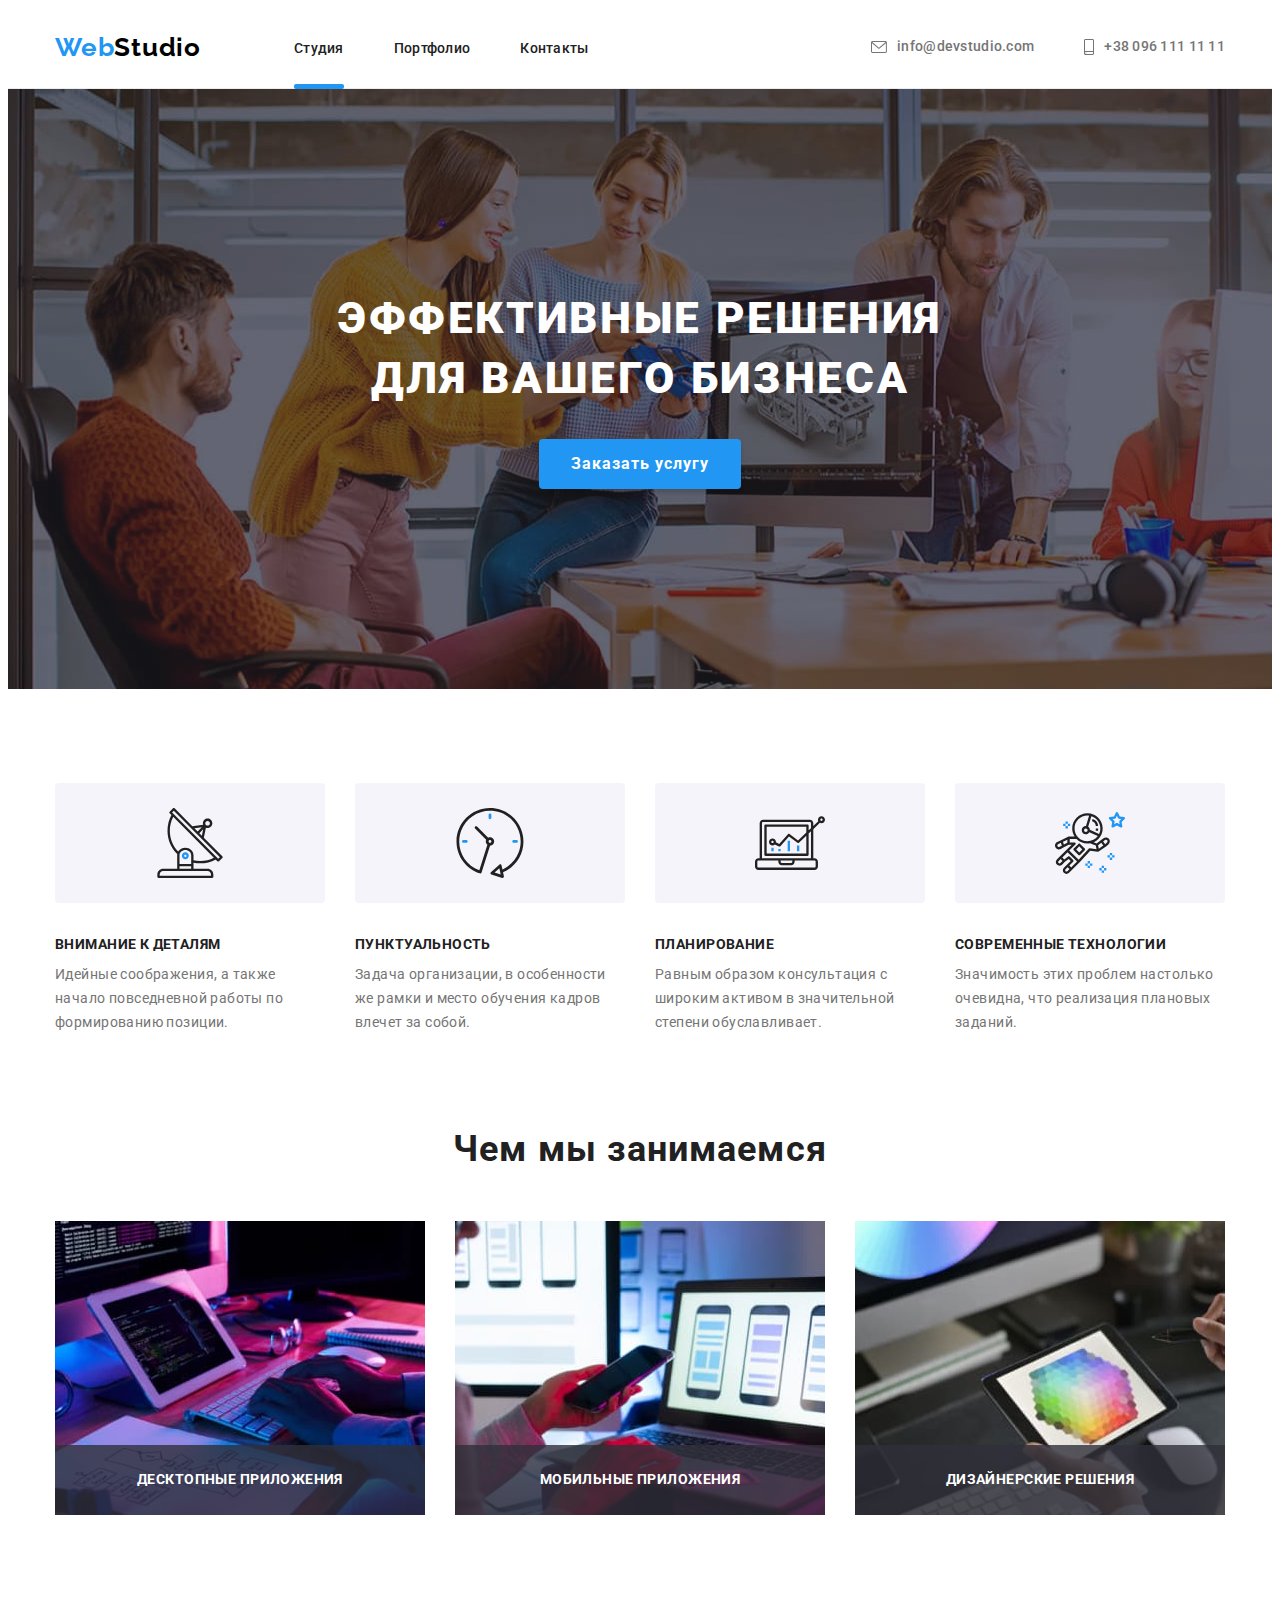
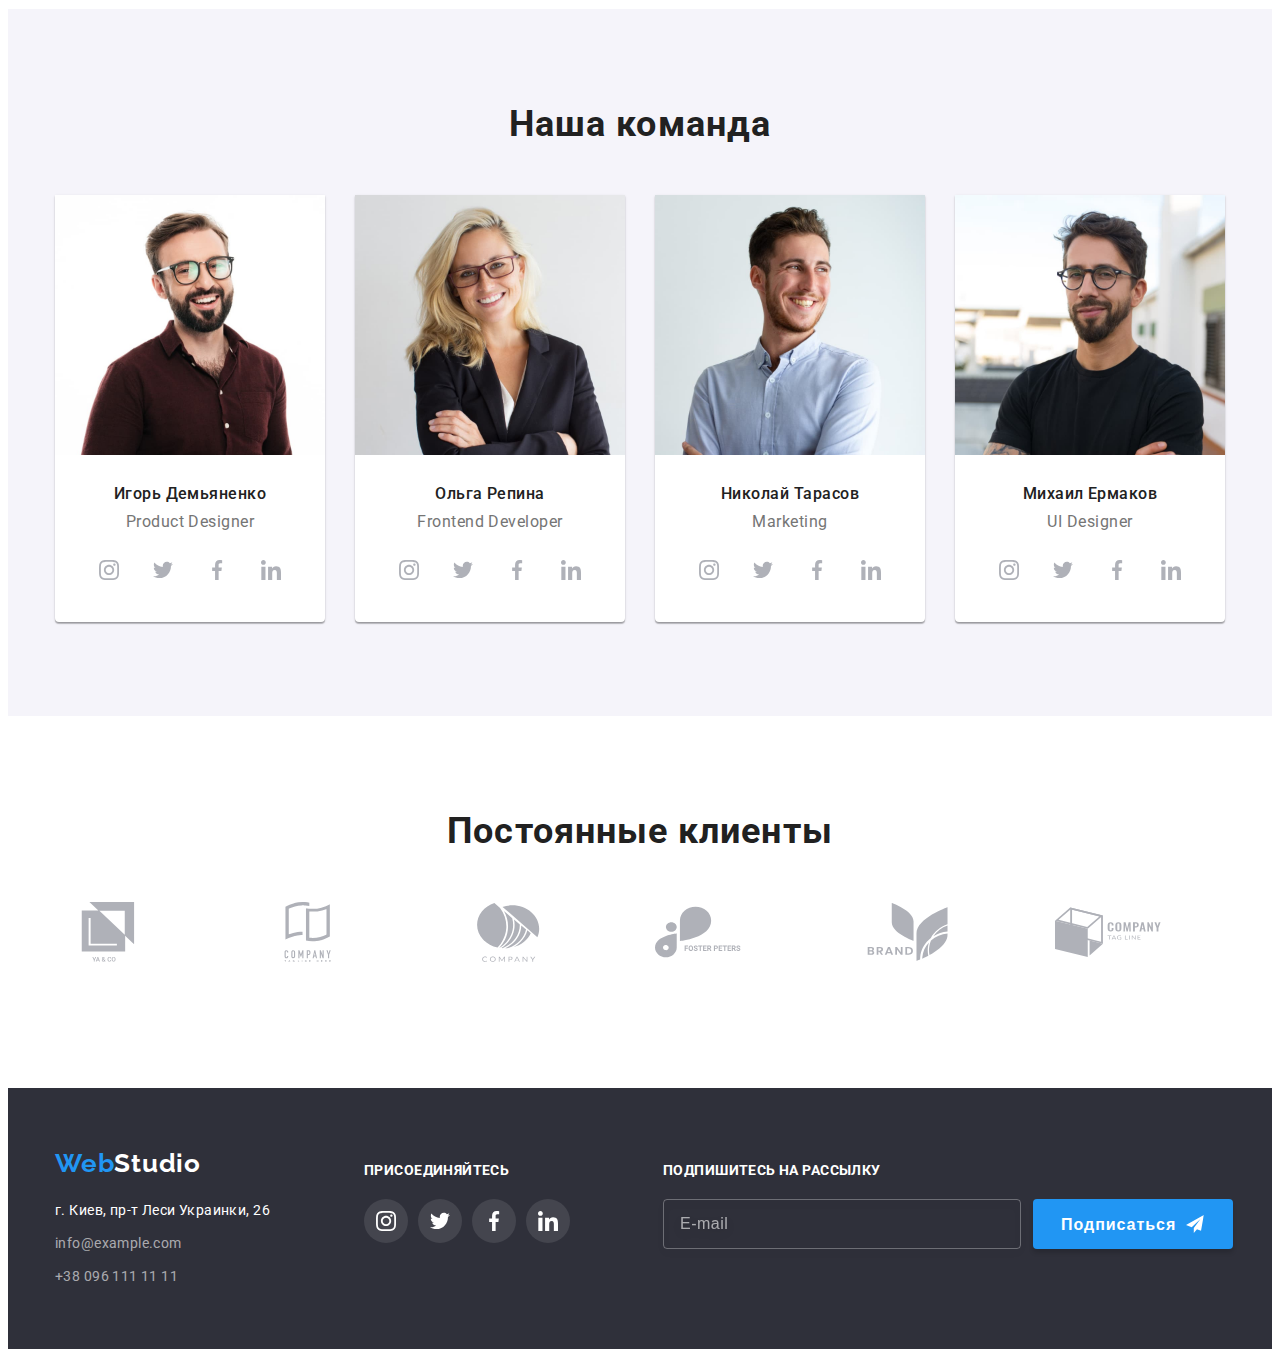
<file: index.html>
<!DOCTYPE html>
<html lang="ru">
  <head>
    <meta charset="UTF-8" />
    <meta http-equiv="X-UA-Compatible" content="IE=edge" />
    <meta name="viewport" content="width=device-width, initial-scale=1.0" />
    <title>webstudio</title>
    <link rel="preconnect" href="https://fonts.gstatic.com"/>
    <link href="https://fonts.googleapis.com/css2?family=Raleway:wght@700&family=Roboto:wght@400;500;700;900&display=swap" rel="stylesheet"/>
    <link rel="stylesheet" href="https://cdnjs.cloudflare.com/ajax/libs/modern-normalize/1.0.0/modern-normalize.min.css" integrity="sha512-ISS7cAi1PEhQ8jnbJpJZMd29NlhNj4AWYyLOSp2CE/CsHxTCu+r+t0D2yoJudVrd0/8fTVPUVDzY5Tvli75u/g==" crossorigin="anonymous" />   
    
    <link rel="stylesheet" href="./css/main.min.css"/>
  </head>
  <body class="body">
      <!-- Хедер-->
    <header class="header">
            <div class="container header-cont">
                        <nav class="header__nav">
                            <a href="/index.html" lang="en" class="logo link"><span class="logo__web">Web</span><span class="logo__studio-header">Studio</span></a>
                                <ul class="menu list">
                                    <li class="menu__item"><a class="menu__link link menu__link--active" href="./index.html">Студия</a></li>
                                    <li class="menu__item"><a class="menu__link link" href="./portfolio.html">Портфолио</a></li>
                                    <li class="menu__item"><a class="menu__link link" href="">Контакты</a></li>
                                </ul>
                        </nav>
                                <ul class="contact list" >
                                    <li class="contact__item">
                                        <a class="contact__link-mail link" href="mailto:info@devstudio.com">
                                        <svg class="contact__icon-mail" widht="16" height="12">
                                            <use href="./images/icon.svg#envelope"></use>
                                       </svg>
                                       info@devstudio.com
                                     </a>
                                    </li>
                                    <li class="contact__item">
                                        <a class="contact__link-tel link" href="tel:+380961111111">
                                             <svg class="contact__icon-tel" widht="10" height="16">
                                            <use href="./images/icon.svg#smartphone"></use>
                                       </svg>
                                       +38 096 111 11 11
                                    </a>
                                        </li>
                                </ul>
            </div>
    </header>            
<!-- Hero section--> 
    <main class="main">
        <section class="hero">
            <div class="container">
                    <h1 class="hero__title">Эффективные решения <br>для вашего бизнеса</h1>
                    <button class="hero-btn" type="button" data-modal-open >Заказать услугу</button>
            </div>       
        </section>
 <!-- Main section-->       
        <section class="basics">
         <div class="container">
            <h2 hidden>Основы</h2>
            <ul class="basics__list list">
                <li class="basics__item">
                    <svg class="basics__icon" widht="70" height="70">
                        <use href="./images/icon.svg#antenna" ></use>
                   </svg>
                    <h3 class="basics__title">Внимание к деталям</h3>
                    <p class="basics__discription">Идейные соображения, а также начало повседневной работы по формированию позиции.</p>
                </li>
                <li class="basics__item">
                    <svg class="basics__icon" widht="70" height="70" >
                        <use href="./images/icon.svg#clock" ></use>
                   </svg>
                    <h3 class="basics__title">Пунктуальность</h3>
                    <p class="basics__discription">Задача организации, в особенности же рамки и место обучения кадров влечет за собой.</p>
                </li>
                <li class="basics__item">
                    <svg class="basics__icon" widht="70" height="70">
                        <use href="./images/icon.svg#diagram" ></use>
                   </svg>
                    <h3 class="basics__title">Планирование</h3>
                    <p class="basics__discription">Равным образом консультация с широким активом в значительной степени обуславливает.</p>
                </li>
                <li class="basics__item">
                    <svg class="basics__icon" widht="70" height="70" >
                        <use href="./images/icon.svg#astronaut" ></use>
                    <h3 class="basics__title">Cовременные технологии</h3>
                    <p class="basics__discription">Значимость этих проблем настолько очевидна, что реализация плановых заданий.</p>
                </li>
            </ul>
        </div>
        </section>
        <section class="activity">
            <div class="container">
                <h2 class="activity__title">Чем мы занимаемся</h2>
                                <ul class="activity__list list">
                                    <li class="activity__item">
                                        <img class="activity__img" src="./images/box 1.jpg" alt="разработчик набирает код" width="370" height="294"> 
                                        <p class="activity__direction">Десктопные приложения</p>
                                    </li>
                                    <li class="activity__item">
                                        <img class="activity__img" src="./images/box 2.jpg" alt="разработчик выбирает дизайн" width="370" height="294">
                                        <p class="activity__direction">Мобильные приложения </p>

                                    </li>                    
                                    <li class="activity__item">
                                        <img class="activity__img"src="./images/box 3.jpg" alt="разработчик вибирает цвет на планшете" width="370" height="294">
                                        <p class="activity__direction">Дизайнерские решения</p>
                                    </li>                    
                                </ul>
            </div>        
        </section>
 <!-- team section-->     
        <section class="team ">
            <div class="container">
                <h2 class="team__title">Наша команда</h2>
                                <ul class="team__list list">
                                    <li class="team__item">
                                        <img class="team__img" src="./images/img (1).jpg" alt="Игорь Демьяненко" >
                                        <div class="team__card">
                                            <h3 class="team__name">Игорь Демьяненко</h3>
                                           <p class="team__directions" lang="en">Product Designer</p> 
                
                                         <ul class="social list">
                                            <li class="social__list">
                                                <a href="#" class="social__link">
                                                    <svg class="social__icon"  >
                                                    <use href="./images/icon.svg#instagram" widht="20" height="20"></use>
                                                </a>
                                            </li>    
                                            <li class="social__list">
                                                <a href="#" class="social__link">
                                                    <svg class="social__icon"  >
                                                    <use href="./images/icon.svg#twitter" widht="20" height="20"></use>
                                                </a>
                                            </li>
                                            <li class="social__list">
                                                <a href="#" class="social__link">
                                                    <svg class="social__icon">
                                                    <use href="./images/icon.svg#facebook" widht="20" height="20"></use>
                                                </a>
                                            </li>    
                                            <li class="social__list">
                                                <a href="#" class="social__link">
                                                    <svg class="social__icon">
                                                    <use href="./images/icon.svg#linkedin" widht="20" height="20"></use>
                                                </a>
                                            </li>   
                                         </ul>
                                        </div>
                                    </li>     
                                    <li class="team__item">
                                    <img class="team__img" src="./images/img (2).jpg" alt="Ольга Репина">
                                    <div class="team__card">
                                       <h3 class="team__name">Ольга Репина</h3>
                                        <p class="team__directions" lang="en">Frontend Developer</p> 
                                        <ul class="social list">
                                            <li class="social__list">
                                                <a href="#" class="social__link">
                                                    <svg class="social__icon"  >
                                                    <use href="./images/icon.svg#instagram" widht="20" height="20"></use>
                                                </a>
                                            </li>    
                                            <li class="social__list">
                                                <a href="#" class="social__link">
                                                    <svg class="social__icon"  >
                                                    <use href="./images/icon.svg#twitter" widht="20" height="20"></use>
                                                </a>
                                            </li>
                                            <li class="social__list">
                                                <a href="#" class="social__link">
                                                    <svg class="social__icon"  >
                                                    <use href="./images/icon.svg#facebook" widht="20" height="20"></use>
                                                </a>
                                            </li>    
                                            <li class="social__list">
                                                <a href="#" class="social__link">
                                                    <svg class="social__icon"  >
                                                    <use href="./images/icon.svg#linkedin" widht="20" height="20"></use>
                                                </a>
                                            </li>   
                                         </ul>
                                    </div>
                                    </li>   
                                    <li class="team__item">
                                        <img class="team__img" src="./images/img (3).jpg" alt="Николай Тарасов">
                                        <div class="team__card">
                                             <h3 class="team__name">Николай Тарасов</h3>
                                             <p class="team__directions" lang="en">Marketing</p>
                                             <ul class="social list">
                                                <li class="social__list">
                                                    <a href="#" class="social__link">
                                                        <svg class="social__icon"  >
                                                        <use href="./images/icon.svg#instagram" widht="20" height="20"></use>
                                                    </a>
                                                </li>    
                                                <li class="social__list">
                                                    <a href="#" class="social__link">
                                                        <svg class="social__icon"  >
                                                        <use href="./images/icon.svg#twitter" widht="20" height="20"></use>
                                                    </a>
                                                </li>
                                                <li class="social__list">
                                                    <a href="#" class="social__link">
                                                        <svg class="social__icon"  >
                                                        <use href="./images/icon.svg#facebook" widht="20" height="20"></use>
                                                    </a>
                                                </li>    
                                                <li class="social__list">
                                                    <a href="#" class="social__link">
                                                        <svg class="social__icon"  >
                                                        <use href="./images/icon.svg#linkedin" widht="20" height="20"></use>
                                                    </a>
                                                </li>   
                                             </ul>
    
                                            </div>
                                        
                                    </li>
                                    <li class="team__item">
                                        <img class="team__img" src="./images/img (4).jpg" alt="Михаил Ермаков">
                                        <div class="team__card"> 
                                            <h3 class="team__name">Михаил Ермаков</h3>
                                            <p class="team__directions" lang="en">UI Designer</p>
                                            <ul class="social list">
                                                <li class="social__list">
                                                    <a href="#" class="social__link">
                                                        <svg class="social__icon"  >
                                                        <use href="./images/icon.svg#instagram" widht="20" height="20"></use>
                                                    </a>
                                                </li>    
                                                <li class="social__list">
                                                    <a href="#" class="social__link">
                                                        <svg class="social__icon"  >
                                                        <use href="./images/icon.svg#twitter" widht="20" height="20"></use>
                                                    </a>
                                                </li>
                                                <li class="social__list">
                                                    <a href="#" class="social__link">
                                                        <svg class="social__icon"  >
                                                        <use href="./images/icon.svg#facebook" widht="20" height="20"></use>
                                                    </a>
                                                </li>    
                                                <li class="social__list">
                                                    <a href="#" class="social__link">
                                                        <svg class="social__icon"  >
                                                        <use href="./images/icon.svg#linkedin" widht="20" height="20"></use>
                                                    </a>
                                                </li>   
                                             </ul>
    
                                        </div>
                                       
                                    </li>     
                                </ul>    
            </div>
                      
        </section>
 <!--Client section--> 
        <section class="client">
            <div class="container">
                <h2 class="client__title"> Постоянные клиенты</h2>
                <ul class="client__list list">
                    <li class="client__item">
                        <a class="client__link link" href="">
                            <svg class="client__icon">
                                 <use href="./images/icon.svg#company1">                        </use>
                            </svg>                  
                        </a>
                    </li>
                    <li class="client__item">
                        <a class="client__link link" href="">
                            <svg class="client__icon">
                                 <use href="./images/icon.svg#company2">                        </use>
                            </svg>                  
                        </a>
                    </li>
                    <li class="client__item">
                        <a class="client__link link" href="">
                            <svg class="client__icon">
                                 <use href="./images/icon.svg#company3">                        </use>
                            </svg>                  
                        </a>
                    </li>
                    <li class="client__item">
                        <a class="client__link link" href="">
                            <svg class="client__icon">
                                 <use href="./images/icon.svg#company4">                        </use>
                            </svg>                  
                        </a>
                    </li>
                    <li class="client__item">
                        <a class="client__link link" href="">
                            <svg class="client__icon">
                                 <use href="./images/icon.svg#company5">                        </use>
                            </svg>                  
                        </a>
                    </li>
                    <li class="client__item">
                        <a class="client__link link" href="">
                            <svg class="client__icon">
                                 <use href="./images/icon.svg#company6">                        </use>
                            </svg>                  
                        </a>
                    </li>
                </ul>
            </div>
        </section>
    </main>
<!-- Footer section-->
<footer class="footer"> 
    <div class="footer-container container">
             <div class="footer-container__address">
                 <a class="logo link curs-def" href="/index.html" lang="en"><span class="logo__web">Web</span><span class="logo__studio-footer">Studio</span></a>
                                 <address class="address">    
                                     <ul class="address__list list">
                                         <li class="address__item"><a class="address__link address__link--map link curs-def" href="https://goo.gl/maps/7pndVip74J9iGfLh7" target="_blank" rel="noopener noreferrer">г. Киев, пр-т Леси Украинки, 26</a></li>
                                         <li class="address__item"><a class="address__link address__link--contact link curs-def" href="mailto:info@example.com">info@example.com</a></li>
                                         <li class="address__item"><a class="address__link address__link--contact link curs-def" href="tel:+380961111111">+38 096 111 11 11</a> </li>
                                     </ul>
                                 </address>
             </div>                    
             <div class="footer-container__social">
                             <h3 class="footer-container__title">Присоединяйтесь</h3>
                             <ul class="social list">
                                 <li class="social__list">
                                     <a href="#" class="social__link social__link--color">
                                         <svg class="social__icon social__icon--color"  >
                                         <use href="./images/icon.svg#instagram" widht="20" height="20"></use>
                                     </a>
                                 </li>    
                                 <li class="social__list">
                                     <a href="#" class="social__link social__link--color">
                                         <svg class="social__icon social__icon--color"  >
                                         <use href="./images/icon.svg#twitter" widht="20" height="20"></use></a>
                                 </li>
                                 <li class="social__list">
                                     <a href="#" class="social__link social__link--color">
                                         <svg class="social__icon social__icon--color"  >
                                         <use href="./images/icon.svg#facebook" widht="20" height="20"></use>
                                     </a>
                                 </li>    
                                 <li class="social__list">
                                     <a href="#" class="social__link social__link--color">
                                         <svg class="social__icon social__icon--color"  >
                                         <use href="./images/icon.svg#linkedin" widht="20" height="20"></use>
                                     </a>
                                 </li>    
                             </ul>
              </div>      
              <div class="footer-container__mailing">
                 <h3 class="footer-container__title">Подпишитесь на рассылку</h3>
                 
                 <form class="mailing">
                         <input type="text" name="user-email" class="mailing__input" placeholder="E-mail">
                                <button tupe="submit" class="mailing__btn">
                                Подписаться
                                     <svg class="mailing__icon">
                                        <use href="./images/icon.svg#icon-send"
                                </button>
                </form>
                 
            </div>      
             
    </div>
 </footer>
<div class="backdrop is-hidden" data-modal>
        <div class="modal-window">
            <button  class="modal-window__btn" type="button"  data-modal-close > 
                <svg class="modal-window__icon"  width="11px" height="11px" >
                    <use href="./images/icon.svg#close" >
                    </use>
                </svg>
            </button>
        
        <form action="#" class="modal-form" _lpchecked="1">
            <p class="modal-form__heading">Оставьте свои данные, мы вам перезвоним</p>
            <label class="modal-form__field">
                Имя
                <span class="modal-form__wrapper">
                    <input type="text" name="user-name" class="modal-form__input" required minlength="2">
                    <svg class="modal-form__icon" wight="18" height="18">
                    <use href="./images/icon.svg#person"></use>
                    </svg>
                </span>
            </label>
            <label class="modal-form__field">
                Телефон
                <span class="modal-form__wrapper">
                    <input type="tel" name="user-phone" class="modal-form__input" required pattern="[0-9]{3}-[0-9]{3}-[0-9]{2}-[0-9]{2}" title="096-236-67-94">
                             <svg class="modal-form__icon" wight="18" height="18">
                    <use href="./images/icon.svg#phone"></use>
                    </svg>
                </span>
            </label>
            <label class="modal-form__field">
                Почта
                <span class="modal-form__wrapper">
                    <input type="email" name="user-email" class="modal-form__input" required>
                    <svg class="modal-form__icon" wight="18" height="18">
                    <use href="./images/icon.svg#email"></use>
                    </svg>
                </span>
            </label>
            <label class="modal-form__field">
                Комментарий
                <textarea name="user-message" class="modal-form__message" placeholder="Введите текст" ></textarea>
            </label>
            <input type="checkbox" name="user-policy "class="modal-form__checkbox visually-hidden" id="checkbox-policy" required>
            <label for="checkbox-policy" class="modal-form__policy">Соглашаюсь с рассылкой и принимаю 
                <a class="modal-form__link " href="#">Условия договора</a> 
            </label>
            <button type="submit" class="modal-form__btn">Отправить</button>
        </form>
        </div>
     </div>
       <script src="./js/modal.js"></script>  
  </body>
</html>
</file>
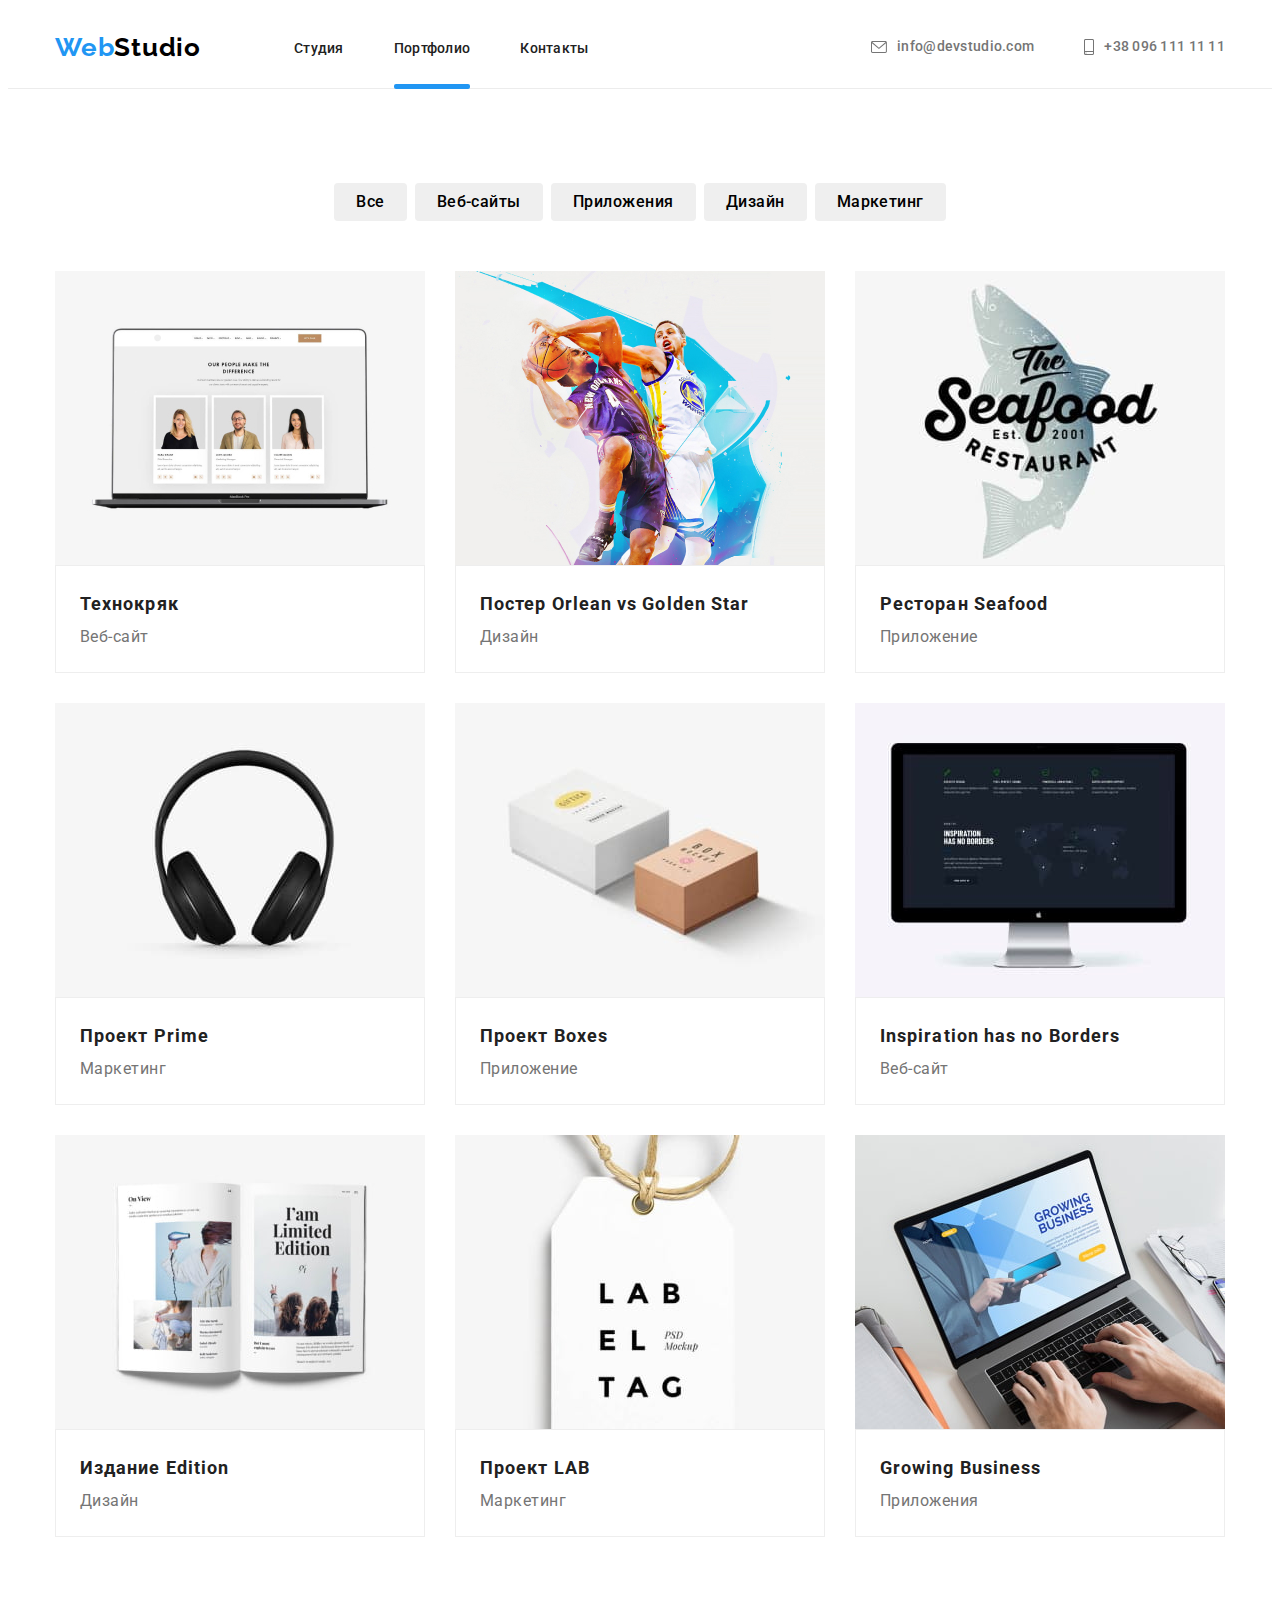
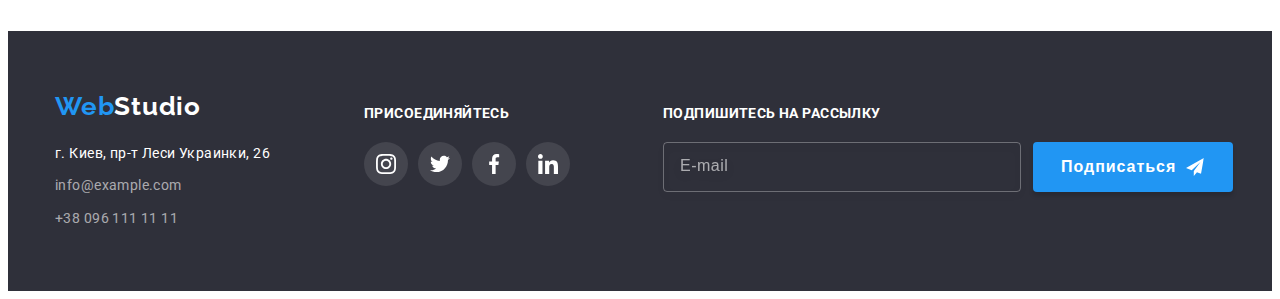
<file: portfolio.html>
<!DOCTYPE html>
<html lang="ru">
  <head>
    <meta charset="UTF-8" />
    <meta http-equiv="X-UA-Compatible" content="IE=edge" />
    <meta name="viewport" content="width=device-width, initial-scale=1.0" />
    <title>webstudio</title>
    <link rel="preconnect" href="https://fonts.gstatic.com"/>
    <link href="https://fonts.googleapis.com/css2?family=Raleway:wght@700&family=Roboto:wght@400;500;700;900&display=swap" rel="stylesheet"/>    
    <link rel="stylesheet" href="https://cdnjs.cloudflare.com/ajax/libs/modern-normalize/1.0.0/modern-normalize.min.css" integrity="sha512-ISS7cAi1PEhQ8jnbJpJZMd29NlhNj4AWYyLOSp2CE/CsHxTCu+r+t0D2yoJudVrd0/8fTVPUVDzY5Tvli75u/g==" crossorigin="anonymous" />
    <link rel="stylesheet" href="./css/styles.css"/>
    <link rel="stylesheet" href="./css/main.min.css"/>
  </head>
  <body class="body">
  <!-- Хедер-->
  <header class="header">
    <div class="container header-cont">
                <nav class="header__nav">
                    <a href="/index.html" lang="en" class="logo link"><span class="logo__web">Web</span><span class="logo__studio-header">Studio</span></a>
                        <ul class="menu list">
                            <li class="menu__item"><a class="menu__link link " href="./index.html">Студия</a></li>
                            <li class="menu__item"><a class="menu__link link menu__link--active" href="./portfolio.html">Портфолио</a></li>
                            <li class="menu__item"><a class="menu__link link" href="">Контакты</a></li>
                        </ul>
                </nav>
                        <ul class="contact list" >
                            <li class="contact__item">
                                <a class="contact__link-mail link" href="mailto:info@devstudio.com">
                                <svg class="contact__icon-mail" widht="16" height="12">
                                    <use href="./images/icon.svg#envelope"></use>
                               </svg>
                               info@devstudio.com
                             </a>
                            </li>
                            <li class="contact__item">
                                <a class="contact__link-tel link" href="tel:+380961111111">
                                     <svg class="contact__icon-tel" widht="10" height="16">
                                    <use href="./images/icon.svg#smartphone"></use>
                               </svg>
                               +38 096 111 11 11
                            </a>
                                </li>
                        </ul>
    </div>
</header>                  

    <main class="main">
        <section class="portfolio">
            <div class="container">
                <h1 hidden>портфолио</h1>
                    <ul class="portfolio-filter list">
                        <li class="portfolio-filter__item"> <button class="portfolio-filter__btn" type="button">Все</button></li>
                        <li class="portfolio-filter__item"> <button class="portfolio-filter__btn" type="button">Веб-сайты</button></li>
                        <li class="portfolio-filter__item"> <button class="portfolio-filter__btn"  type="button">Приложения</button></li>
                        <li class="portfolio-filter__item"> <button class="portfolio-filter__btn"  type="button">Дизайн</button></li>
                        <li class="portfolio-filter__item"> <button class="portfolio-filter__btn" type="button">Маркетинг</button></li>
                    </ul>

                    <ul class="work-list list">
                        <li class="work-list__item">
                        <div class="work-list__cont">
                            <img class="work-list__img" src="./images/port1.jpg" alt="На дисплеи в браузере указана страница с сотрудниками" width="370" height="294">
                            <p class="work-list__txt">Технокряк это современная площадка распространения коронавируса. Компании используют эту платформу для цифрового шпионажа и атак на защищённые сервера конкурентов.</p>
                        </div>   
                        <div class="work-list__card">
                             <h2 class="work-list__title">Технокряк</h2>
                            <p class="work-list__section">Веб-сайт</p>
                       </div> 
                           
                        </li>
                        <li class="work-list__item">
                            <div class="work-list__cont">
                                <img class="work-list__img" src="./images/port2.jpg" alt="Два баскетболиста борются за мяч" width="370" height="294">
                                <p class="work-list__txt">Технокряк это современная площадка распространения коронавируса. Компании используют эту платформу для цифрового шпионажа и атак на защищённые сервера конкурентов.</p>
                            </div>  
                            <div class="work-list__card">
                                <h2 class="work-list__title">Постер <span lang="en">Orlean vs Golden Star</span> </h2>
                            <p class="work-list__section">Дизайн</p>
                      </div> 
                            
                        </li >
                        <li class="work-list__item">
                            <div class="work-list__cont">
                                <img class="work-list__img"  src="./images/port3.jpg" alt="'Эмблема ресторана" width="370" height="294">

                                <p class="work-list__txt">Технокряк это современная площадка распространения коронавируса. Компании используют эту платформу для цифрового шпионажа и атак на защищённые сервера конкурентов.</p>
                            </div>  
                            <div class="work-list__card">
                                <h2 class="work-list__title">Ресторан <span lang="en">Seafood</span> </h2>
                            <p class="work-list__section">Приложение</p>
                      </div>  
                          
                        </li>
                        <li class="work-list__item">
                            <div class="work-list__cont">
                                <img class="work-list__img"  src="./images/port4.jpg" alt="Наушники" width="370" height="294">
                                <p class="work-list__txt">Технокряк это современная площадка распространения коронавируса. Компании используют эту платформу для цифрового шпионажа и атак на защищённые сервера конкурентов.</p>
                            </div>  
                            <div class="work-list__card">
                                <h2 class="work-list__title">Проект <span lang="en">Prime</span> </h2>
                            <p class="work-list__section">Маркетинг</p>
                        </div>        
                            
                        </li>
                        <li class="work-list__item">
                            <div class="work-list__cont">
                                <img class="work-list__img"  src="./images/port5.jpg" alt="Две коробки" width="370" height="294">
                                <p class="work-list__txt">Технокряк это современная площадка распространения коронавируса. Компании используют эту платформу для цифрового шпионажа и атак на защищённые сервера конкурентов.</p>
                            </div>  
                            <div class="work-list__card">
                                <h2 class="work-list__title">Проект <span lang="en">Boxes</span> </h2>
                            <p class="work-list__section">Приложение</p>
                      </div>     
                            
                        </li>
                        <li class="work-list__item">
                            <div class="work-list__cont">
                                <img class="work-list__img" src="./images/port6.jpg" alt="Монитор" width="370" height="294">

                                <p class="work-list__txt">Технокряк это современная площадка распространения коронавируса. Компании используют эту платформу для цифрового шпионажа и атак на защищённые сервера конкурентов.</p>
                            </div>  
                            <div class="work-list__card">
                                <h2 class="work-list__title" lang="en">Inspiration has no Borders</h2>
                            <p class="work-list__section">Веб-сайт</p>
                        </div>  
                            
                        </li>
                        <li class="work-list__item">
                            <div class="work-list__cont">
                                <img class="work-list__img"  src="./images/port7.jpg" alt="Журнал" width="370" height="294">
                                <p class="work-list__txt">Технокряк это современная площадка распространения коронавируса. Компании используют эту платформу для цифрового шпионажа и атак на защищённые сервера конкурентов.</p>
                            </div>  
                            <div class="work-list__card">
                                <h2 class="work-list__title" >Издание <span lang="en">Edition</span> </h2>
                            <p class="work-list__section">Дизайн</p>
                      </div>    
                        </li>

                        <li class="work-list__item">
                            <div class="work-list__cont">
                                <img class="work-list__img"  src="./images/port8.jpg" alt="Лейба" width="370" height="294">
                                <p class="work-list__txt">Технокряк это современная площадка распространения коронавируса. Компании используют эту платформу для цифрового шпионажа и атак на защищённые сервера конкурентов.</p>
                            </div>  
                            <div class="work-list__card">
                                <h2 class="work-list__title">Проект <span lang="en">LAB</span></h2>
                            <p class="work-list__section">Маркетинг</p>
                        </div>              
                        </li>

                        <li class="work-list__item">
                            <div class="work-list__cont">
                                <img class="work-list__img"  src="./images/port9.jpg" alt="Ноутбук" width="370" height="294">
                                <p class="work-list__txt">Технокряк это современная площадка распространения коронавируса. Компании используют эту платформу для цифрового шпионажа и атак на защищённые сервера конкурентов.</p>
                            </div>  
                            <div class="work-list__card">
                                <h2 class="work-list__title" lang="en">Growing Business</h2>
                            <p class="work-list__section">Приложения</p>
                       </div>     
                        </li>
                   
                    </ul>

            </div>
        </section>
    </main>
    
    <footer class="footer"> 
        <div class="footer-container container">
                 <div class="footer-container__address">
                     <a class="logo link curs-def" href="/index.html" lang="en"><span class="logo__web">Web</span><span class="logo__studio-footer">Studio</span></a>
                                     <address class="address">    
                                         <ul class="address__list list">
                                             <li class="address__item"><a class="address__link address__link--map link curs-def" href="https://goo.gl/maps/7pndVip74J9iGfLh7" target="_blank" rel="noopener noreferrer">г. Киев, пр-т Леси Украинки, 26</a></li>
                                             <li class="address__item"><a class="address__link address__link--contact link curs-def" href="mailto:info@example.com">info@example.com</a></li>
                                             <li class="address__item"><a class="address__link address__link--contact link curs-def" href="tel:+380961111111">+38 096 111 11 11</a> </li>
                                         </ul>
                                     </address>
                 </div>                    
                 <div class="footer-container__social">
                                 <h3 class="footer-container__title">Присоединяйтесь</h3>
                                 <ul class="social list">
                                     <li class="social__list">
                                         <a href="#" class="social__link social__link--color">
                                             <svg class="social__icon social__icon--color"  >
                                             <use href="./images/icon.svg#instagram" widht="20" height="20"></use>
                                         </a>
                                     </li>    
                                     <li class="social__list">
                                         <a href="#" class="social__link social__link--color">
                                             <svg class="social__icon social__icon--color"  >
                                             <use href="./images/icon.svg#twitter" widht="20" height="20"></use></a>
                                     </li>
                                     <li class="social__list">
                                         <a href="#" class="social__link social__link--color">
                                             <svg class="social__icon social__icon--color"  >
                                             <use href="./images/icon.svg#facebook" widht="20" height="20"></use>
                                         </a>
                                     </li>    
                                     <li class="social__list">
                                         <a href="#" class="social__link social__link--color">
                                             <svg class="social__icon social__icon--color"  >
                                             <use href="./images/icon.svg#linkedin" widht="20" height="20"></use>
                                         </a>
                                     </li>    
                                 </ul>
                  </div>      
                  <div class="footer-container__mailing">
                     <h3 class="footer-container__title">Подпишитесь на рассылку</h3>
                     
                     <form class="mailing">
                             <input type="text" name="user-email" class="mailing__input" placeholder="E-mail">
                                    <button tupe="submit" class="mailing__btn">
                                    Подписаться
                                         <svg class="mailing__icon">
                                            <use href="./images/icon.svg#icon-send"
                                    </button>
                    </form>
                     
                </div>      
                 
        </div>
     </footer>
        
    </body>
</html>
</file>
<file: css/main.min.css>
.header{background:#FFFFFF;border-bottom:1px solid #ECECEC;padding-top:24px;padding-bottom:25px}.header__nav{display:flex;align-items:center}.header-cont{display:flex;justify-content:space-between;align-items:center}.menu{display:flex}.menu__item:not(:last-child){margin-right:50px}.menu__link{position:relative;font-weight:500;font-size:14px;line-height:1.14;letter-spacing:0.02em;color:#212121;cursor:pointer;transition:color 250ms cubic-bezier(0.4, 0, 0.2, 1)}.menu__link:hover,.menu__link:focus{color:#2196F3}.menu__link--active::after{position:absolute;content:'';left:0;bottom:-33px;display:block;width:100%;height:5px;background-color:#2196F3;border-radius:2px;transform:scaleX(0);transition:transform 250ms cubic-bezier(0.4, 0, 0.2, 1)}.menu__link--active::after{transform:scaleX(1)}.hero{max-width:1600px;margin-left:auto;margin-right:auto;padding-top:200px;padding-bottom:200px;background:#C4C4C4;background-size:cover;background-image:linear-gradient(rgba(47,48,58,0.4), rgba(47,48,58,0.4)),url(../images/hero.jpg)}.hero__title{font-weight:900;font-size:44px;line-height:1.36;letter-spacing:0.06em;text-transform:uppercase;margin-bottom:30px;text-align:center;color:#FFFFFF}.basics{padding-top:94px;padding-bottom:94px}.basics__list{display:flex;justify-content:space-between}.basics__item{align-items:center;width:270px}.basics__item:not(:last-child){margin-right:30px}.basics__icon{padding-top:25px;padding-bottom:25px;background:#F5F4FA;border-radius:4px;width:270px;height:120px;margin-bottom:30px;fill:currentColor}.basics__title{font-weight:bold;font-size:14px;line-height:1.14;letter-spacing:0.03em;text-transform:uppercase;margin-bottom:10px}.basics__discription{font-weight:normal;font-size:14px;line-height:1.71;letter-spacing:0.03em;color:#757575}.activity{pagging-top:94px;padding-bottom:94px}.activity__title{margin-bottom:50px;font-weight:bold;font-size:36px;line-height:1.17;text-align:center;letter-spacing:0.03em}.activity__list{display:flex;flex-wrap:wrap;margin-top:-30px;margin-left:-30px}.activity__item{position:relative;flex-basis:calc((100% - 90px) / 3);margin-top:30px;margin-left:30px}.activity__direction{display:flex;align-items:center;justify-content:center;position:absolute;padding-top:27px;padding-bottom:27px;left:0;bottom:0;font-weight:bold;font-size:14px;line-height:1.14;text-align:center;letter-spacing:0.03em;text-transform:uppercase;width:100%;padding-left:auto;padding-right:auto;color:#FFFFFF;background-color:rgba(47,48,58,0.8)}.team{padding-top:94px;padding-bottom:94px;background:#F5F4FA}.team__title{margin-bottom:50px;font-weight:bold;font-size:36px;line-height:42px;text-align:center;letter-spacing:0.03em}.team__list{display:flex;flex-wrap:wrap;margin-top:-30px;margin-left:-30px}.team__item{flex-basis:calc((100% - 120px) / 4);margin-top:30px;margin-left:30px;background:#FFFFFF;box-shadow:0px 1px 3px rgba(0,0,0,0.12),0px 1px 1px rgba(0,0,0,0.14),0px 2px 1px rgba(0,0,0,0.2);border-radius:0px 0px 4px 4px}.team__card{padding-top:30px;padding-bottom:30px}.team__img{width:270px;height:260px}.team__name{margin-bottom:10px;font-weight:500;font-size:16px;line-height:1.18;text-align:center;letter-spacing:0.03em}.team__directions{font-weight:normal;font-size:16px;line-height:1.18;text-align:center;letter-spacing:0.03em;margin-bottom:16px;color:#757575}.client{padding-top:94px;padding-bottom:94px}.client__title{font-weight:bold;font-size:36px;line-height:1.17;text-align:center;letter-spacing:0.03em;margin-bottom:50px}.client__list{display:flex;justify-content:space-between}.client__item{width:170px;height:92px}.client-company__link{display:flex;justify-content:center;align-items:center;border:1px solid #AFB1B8;box-sizing:border-box;border-radius:4px;cursor:pointer;width:100%;height:100%;transition:border 250ms cubic-bezier(0.4, 0, 0.2, 1),box-sizing 250ms cubic-bezier(0.4, 0, 0.2, 1),border-radius 250ms cubic-bezier(0.4, 0, 0.2, 1)}.client-company__link:hover,.client-company__link:focus{border:1px solid #2196F3;box-sizing:border-box;border-radius:4px}.client__icon{fill:#AFB1B8;width:106px;height:60px;transition:fill 250ms cubic-bezier(0.4, 0, 0.2, 1)}.client__link:hover .client__icon,.client__link:focus .client__icon{fill:#2196F3}.footer{padding-top:60px;padding-bottom:60px;background:#2F303A}.footer-container{display:flex;justify-content:flex-start}.footer-container__address{margin-right:70px}.footer-container__social{padding-top:15px;margin-right:93px}.footer-container__title{font-weight:bold;font-size:14px;line-height:1.14;letter-spacing:0.03em;text-transform:uppercase;margin-bottom:20px;color:#FFFFFF}.footer-container__mailing{padding-top:15px}.portfolio{padding-top:94px;padding-bottom:94px}.work-list{display:flex;flex-wrap:wrap;margin-top:-30px;margin-left:-30px}.work-list__item{flex-basis:calc((100% - 90px) / 3);margin-top:30px;margin-left:30px;transition:background 250ms cubic-bezier(0.4, 0, 0.2, 1),box-shadow 250ms cubic-bezier(0.4, 0, 0.2, 1),box-sizing 250ms cubic-bezier(0.4, 0, 0.2, 1)}.work-list__item:hover,.work-list__item:focus{background:#FFFFFF;box-sizing:border-box;box-shadow:0px 1px 1px rgba(0,0,0,0.12),0px 4px 4px rgba(0,0,0,0.06),1px 4px 6px rgba(0,0,0,0.16)}.work-list__card{padding:20px 24px;background:#FFFFFF;border:1px solid #EEEEEE;box-sizing:border-box}.work-list__cont{position:relative;overflow:hidden}.work-list__txt{position:absolute;display:flex;justify-content:center;align-items:center;width:100%;height:100%;top:0;left:0;overflow:auto;font-weight:normal;font-size:18px;line-height:1.55;padding:63px 24px;letter-spacing:0.03em;background-color:rgba(33,150,243,0.9);color:#FFFFFF;transform:translateY(100%);transition:transform 250ms linear}.work-list__cont:hover .work-list__txt,.work-list__cont:focus .work-list__txt{transform:translateY(0%)}.work-list__title{font-weight:bold;font-size:18px;line-height:2;letter-spacing:0.06em}.work-list__section{font-weight:normal;font-size:16px;line-height:1.87;letter-spacing:0.03em;color:#757575}.backdrop{position:fixed;top:0;left:0;width:100%;height:100%;background-color:rgba(0,0,0,0.2);z-index:100;opacity:1;visibility:visible;pointer-events:auto;transition:opacity 250ms linear, visibility 250ms linear}.is-hidden{opacity:0;visibility:hidden;pointer-events:none}.modal-window{position:absolute;top:50%;left:50%;transform:translate(-50%, -50%);width:528px;height:581px;background-color:#FFFFFF;box-shadow:0px 1px 3px rgba(0,0,0,0.12),0px 1px 1px rgba(0,0,0,0.14),0px 2px 1px rgba(0,0,0,0.2);border-radius:4px;padding:40px}.modal-window__btn{position:absolute;display:flex;align-items:center;justify-content:center;top:8px;right:8px;width:30px;height:30px;background-color:transparent;border:1px solid rgba(0,0,0,0.1);border-radius:50%;padding:0;cursor:pointer}.modal-window__btn:hover,.modal-window__btn:focus{fill:#2196F3}.modal-form{display:flex;flex-direction:column}.modal-form__heading{font-family:inherit;font-weight:bold;font-size:20px;line-height:1.15;text-align:center;letter-spacing:0.03em}.modal-form__field{margin-top:10px;font-weight:normal;font-size:12px;line-height:1.17;letter-spacing:0.01em;color:#757575}.modal-form__wrapper{position:relative;display:block;margin-top:4px}.modal-form__input{width:100%;height:40px;border:1px solid rgba(33,33,33,0.2);box-sizing:border-box;border-radius:4px;cursor:pointer;padding-left:42px;transition:border-color 250ms cubic-bezier(0.4, 0, 0.2, 1)}.modal-form__input:focus{border-color:#2196F3;outline:none}.modal-form__icon{position:absolute;top:50%;left:12px;width:18px;height:18px;display:block;transform:translateY(-50%);transition:fill 250ms cubic-bezier(0.4, 0, 0.2, 1)}.modal-form__input:focus+.modal-form__icon{fill:#2196F3}.modal-form__message{display:block;width:100%;height:120px;border:1px solid rgba(33,33,33,0.2);box-sizing:border-box;border-radius:4px;margin-bottom:20px;resize:none;padding:12px 16px;margin-top:4px;transition:border-color 250ms cubic-bezier(0.4, 0, 0.2, 1)}.modal-form__message:focus{border-color:#2196F3;outline:none}.modal-form__message::placeholder{font-weight:normal;font-size:12px;line-height:1.17;letter-spacing:0.01em;color:rgba(117,117,117,0.5)}.modal-form__policy{font-weight:normal;font-size:14px;line-height:24px;letter-spacing:0.03em;color:#757575;margin-bottom:30px}.modal-form__policy::before{display:inline-block;content:"";width:18px;height:18px;border:2px solid #212121;border-radius:3px;margin-left:8.38px;margin-right:8.38px;vertical-align:middle}.modal-form__checkbox:checked+.modal-form__policy::before{background-repeat:no-repeat;background-size:cover;background-image:url("../images/check.svg");border-color:#2196F3;background-color:#2196F3}.modal-form__checkbox:focus+.modal-form__policy::before{border-color:#2196F3}.modal-form__link{font-weight:normal;font-size:14px;line-height:1.7;letter-spacing:0.03em;text-decoration-line:underline;color:#2196F3}.modal-form__btn{border-style:none;font-weight:bold;width:200px;height:50px;font-size:16px;line-height:1.89;display:flex;align-items:center;text-align:center;letter-spacing:0.06em;background-color:#2196F3;box-shadow:0px 4px 4px rgba(0,0,0,0.15);border-radius:4px;margin:0 auto;padding:10px 55px 10px 56px;color:#FFFFFF;cursor:pointer;transition:background-color 250ms cubic-bezier(0.4, 0, 0.2, 1)}.modal-form__btn:hover,.modal-form__btn:focus{background-color:#188CE8}html{box-sizing:border-box}*,*::before,*::after{box-sizing:inherit}h1,h2,h3,h4,h5,h6,p{margin-top:0;margin-bottom:0}ul,ol{margin-top:0;margin-bottom:0;padding-left:0}img{display:block}.body{font-family:'Roboto', sans-serif;font-style:normal;color:#212121;background:#FFFFFF}.list{list-style:none}.link{text-decoration:none}.curs-def{cursor:default}.container{width:1200px;padding-left:15px;padding-right:15px;margin:0 auto}.visually-hidden{position:absolute !important;clip:rect(1px 1px 1px 1px);clip:rect(1px, 1px, 1px, 1px);padding:0 !important;border:0 !important;height:1px !important;width:1px !important;overflow:hidden}.logo{font-family:'Raleway', sans-serif;font-weight:bold;font-size:26px;line-height:1.19;letter-spacing:0.03em;margin-right:93px;margin-bottom:0}.logo__web{color:#2196F3}.logo__studio-header{color:#000000}.logo__studio-footer{color:#FFFFFF}.contact{display:flex;align-items:center}.contact__item:not(:last-child){margin-right:50px}.contact__link-mail{align-items:center;display:flex;font-weight:500;font-size:14px;line-height:1.14;letter-spacing:0.02em;color:#757575;cursor:pointer;transition:color 250ms cubic-bezier(0.4, 0, 0.2, 1)}.contact__link-mail:hover,.contact__link-mail:focus{color:#2196F3}.contact__link-tel{align-items:center;display:flex;font-weight:500;font-size:14px;line-height:1.14;letter-spacing:0.02em;color:#757575;cursor:pointer;transition:color 250ms cubic-bezier(0.4, 0, 0.2, 1)}.contact__link-tel:hover,.contact__link-tel:focus{color:#2196F3}.contact__icon-mail{fill:currentColor;width:16px;height:12px;margin-right:10px;transition:color 250ms cubic-bezier(0.4, 0, 0.2, 1)}.contact__link-mail:hover .contact__icon-mail,.contact__link-mail:focus .contact__icon-mail{color:#2196F3}.contact__icon-tel{fill:currentColor;width:10px;height:16px;margin-right:10px}.contact__link-tel:hover .contact__icon-tel,.contact__link-tel:focus .contact__icon-tel{color:#2196F3}.hero-btn{font-family:inherit;border-style:none;font-weight:bold;font-size:16px;line-height:1.88;display:flex;align-items:center;text-align:center;margin:auto;letter-spacing:0.06em;cursor:pointer;color:#FFFFFF;padding:10px 32px 10px 32px;background:#2196F3;box-shadow:0px 4px 4px rgba(0,0,0,0.15);border-radius:4px;transition:background 250ms cubic-bezier(0.4, 0, 0.2, 1),box-shadow 250ms cubic-bezier(0.4, 0, 0.2, 1),border-radius 250ms cubic-bezier(0.4, 0, 0.2, 1)}.hero-btn:hover,.hero-btn:focus{background:#188CE8}.social{display:flex;width:206px;margin:0 auto;justify-content:space-between}.social__link{display:flex;justify-content:center;align-items:center;width:44px;height:44px;border-radius:50%;transition:background-color 250ms cubic-bezier(0.4, 0, 0.2, 1)}.social__link:hover,.social__link:focus{background-color:#2196F3}.social__link--color{background-color:rgba(255,255,255,0.1)}.social__icon{fill:#afb1b8;width:20px;height:20px;transition:fill 250ms cubic-bezier(0.4, 0, 0.2, 1)}.social__link:hover .social__icon,.social__link:focus .social__icon{fill:#FFFFFF}.social__icon--color{fill:#FFFFFF}.address{margin-top:20px}.address__list{font-style:normal}.address__item:not(:last-child){margin-bottom:9px}.address__link{font-weight:normal;font-size:14px;line-height:1.71;letter-spacing:0.03em}.address__link--map{color:#FFFFFF}.address__link--contact{color:rgba(255,255,255,0.6)}.mailing{display:flex;align-items:center}.mailing__input{width:358px;height:50px;border:1px solid rgba(255,255,255,0.3);box-sizing:border-box;filter:drop-shadow(0px 4px 4px rgba(0,0,0,0.15));border-radius:4px;background-color:transparent;margin-right:12px;padding-left:16px;color:rgba(255,255,255,0.6)}.mailing__input:focus{outline:none;border-color:rgba(255,255,255,0.3)}.mailing__input::placeholder{font-weight:normal;font-size:16px;line-height:1.25;background-color:transparent;letter-spacing:0.03em;color:rgba(255,255,255,0.6)}.mailing__btn{font-weight:bold;font-size:16px;line-height:1.19;display:flex;align-items:center;text-align:center;letter-spacing:0.06em;background:#2196F3;box-shadow:0px 4px 4px rgba(0,0,0,0.15);border-radius:4px;color:#FFFFFF;width:200px;height:50px;padding:10px 29px 10px 28px;border-radius:4px;border-style:none;cursor:pointer}.mailing__icon{width:24px;height:24px;margin-left:10px}.portfolio-filter{display:flex;justify-content:center;margin-bottom:50px}.portfolio-filter__item:not(:last-child){margin-right:8px}.portfolio-filter__btn{font-family:inherit;padding:6px 22px 6px 22px;border-radius:4px;font-weight:500;font-size:16px;line-height:1.62;text-align:center;letter-spacing:0.03em;cursor:pointer;border:none;transition:box-shadow 250ms cubic-bezier(0.4, 0, 0.2, 1),background 250ms cubic-bezier(0.4, 0, 0.2, 1),color 250ms cubic-bezier(0.4, 0, 0.2, 1)}.portfolio-filter__btn:hover,.portfolio-filter__btn:focus{color:#FFFFFF;background:#2196F3;box-shadow:0px 3px 1px rgba(0,0,0,0.1),0px 1px 2px rgba(0,0,0,0.08),0px 2px 2px rgba(0,0,0,0.12);border-radius:4px}
/*# sourceMappingURL=main.min.css.map */
</file>
<file: css/styles.css>
/* NORMALIZE*/
html {
    box-sizing: border-box;
}
*,
*::before,
*::after {
    box-sizing: inherit;
}

h1,
h2,
h3,
h4,
h5,
h6,
p {
    margin-top: 0;
    margin-bottom: 0;
}
ul,
ol {
    margin-top: 0;
    margin-bottom: 0;
    padding-left: 0;
}
img {
    display: block;
}
.visually-hidden {
    position: absolute !important;
    clip: rect(1px 1px 1px 1px); /* IE6, IE7 */
    clip: rect(1px, 1px, 1px, 1px);
    padding: 0 !important;
    border: 0 !important;
    height: 1px !important;
    width: 1px !important;
    overflow: hidden;
  }
/*BODY SECTION*/
        .body {
            font-family: 'Roboto', sans-serif;
            font-style: normal;
            color: #212121;
            background: #FFFFFF;
        }

/*CONTEINER SECTION*/

        .conteiner {
            width: 1200px;
            padding-left: 15px;
            padding-right: 15px;
        }
/* HEADER SECTION*/
        .header {
            
            background: #FFFFFF;
            border-bottom: 1px solid #ECECEC; 
            padding-top: 24px;
            padding-bottom: 25px;
        }
        .container {
         
        width: 1200px;
       
        margin: 0 auto;
        padding-left: 15px;
        padding-right: 15px; 
        }
        .header-cont {
        
        display: flex;
        justify-content: space-between;
        align-items: center;
       
        }
        .header-nav {
            display: flex;
            align-items: center;
        }
        .contact-list {
            display: flex;
            align-items: center;
        }
        .logo {
        font-family: 'Raleway', sans-serif;
        font-weight: bold;
        font-size: 26px;
        line-height: 1.19;
        letter-spacing: 0.03em;
        margin-right: 93px;
        margin-bottom: 0;
        }
        .logo-web {
            color: #2196F3;
        }
        .logo-studio {
            color: #000000;
        }
        .menu-list {
            display: flex;
        
        }
          
        .menu-item:not(:last-child) {
            margin-right: 50px;
            
        }
        .menu-item {
            
        }
        .menu-link{
        
            position: relative;
        font-weight: 500;
        font-size: 14px;
        line-height: 1.14;
        letter-spacing: 0.02em;
        color: #212121;
        cursor: pointer;

        transition: color 250ms cubic-bezier(0.4, 0, 0.2, 1);
        }
        
        .menu-link:hover,
        .menu-link:focus {
            color: #2196F3;
        }
        .menu-link-active::after {
           
            position: absolute;
            content:'';
            left: 0;
            bottom: -33px;
            
            display: block;
            width: 100%;
            height: 5px;
            background-color: #2196F3;
                
            border-radius: 2px;

            transform: scaleX(0) ;
            transition: transform 250ms cubic-bezier(0.4, 0, 0.2, 1);
        }
        .menu-link-active::after 
        {
            transform: scaleX(1);
        }
        .contact-item {
            
        }
        .contact-item:not(:last-child) {
        margin-right: 50px;
        }

        .mail-link {
        align-items: center;
        display: flex;
        font-weight: 500;
        font-size: 14px;
        line-height: 1.14;
        letter-spacing: 0.02em;
        color: #757575;
        cursor: pointer;

        transition: color 250ms cubic-bezier(0.4, 0, 0.2, 1);
        }
        .mail-link:hover,
        .mail-link:focus {
            color: #2196F3;
        }
        .mail-link-icon {
            fill: currentColor;
            width: 16px;
            height: 12px;
            margin-right: 10px;

            transition: color 250ms cubic-bezier(0.4, 0, 0.2, 1);

        }
        .mail-link:hover .mail-link-icon,
        .mail-link:focus .mail-link-icon {
            color: #2196F3;}

        .tel-link {
            align-items: center;
            display: flex;
            font-weight: 500;
            font-size: 14px;
            line-height: 1.14;
            letter-spacing: 0.02em;
            color: #757575;
            cursor: pointer;
            }
        .tel-link:hover, 
        .tel-link:focus {
                color: #2196F3;
        }
        .tel-link-icon {
            fill: currentColor;
            width: 10px;
            height: 16px;
            margin-right: 10px;

            transition: color 250ms cubic-bezier(0.4, 0, 0.2, 1);

        }
        .tel-link:hover .tel-link-icon,
        .tel-link:focus .tel-link-icon {
            color: #2196F3;}

        .list {
            list-style: none;
        }
        .link {
        text-decoration: none;
        }
/*MAIN SECTION*/
        .main {}
/*HERO SECTION*/
        .hero {
            max-width: 1600px;
            margin-left: auto;
            margin-right: auto;
            padding-top: 200px;
            padding-bottom: 200px;
            background: #C4C4C4;
            background-size: cover;
            background-image: linear-gradient(
                rgba(47, 48, 58, 0.4),
                rgba(47, 48, 58, 0.4)),
            url(../images/hero.jpg);
        }
        .hero-title {
        font-weight: 900;
        font-size: 44px;
        line-height: 1.36;
        letter-spacing: 0.06em;
        text-transform: uppercase;
        margin-bottom: 30px;
        text-align: center;
        color: #FFFFFF;
        }
        .hero-btn {
        font-family: inherit;
        border-style: none;
        font-weight: bold;
        font-size: 16px;
        line-height: 1.88;
        display: flex;
        align-items: center;
        text-align: center;
        margin: auto;
        letter-spacing: 0.06em;
        cursor: pointer;
        color: #FFFFFF;
        padding: 10px 32px 10px 32px;
       
        background: #2196F3;
        box-shadow: 0px 4px 4px rgba(0, 0, 0, 0.15);
        border-radius: 4px;
         
        transition: background 250ms cubic-bezier(0.4, 0, 0.2, 1), 
        box-shadow 250ms cubic-bezier(0.4, 0, 0.2, 1),
        border-radius 250ms cubic-bezier(0.4, 0, 0.2, 1);

        }
        .hero-btn:hover,
        .hero-btn:focus {
            
            background: #188CE8;
            

        }

   
/*BASICS SECTION*/
        .basics { 
            padding-top: 94px;
            padding-bottom: 94px;
            
        }
    
        .basics-list {
           display: flex;
           justify-content: space-between;
        }
        .basics-item {
            
            align-items: center;
          width: 270px;  
        }
        .basics-item:not(:last-child) {
            margin-right: 30px;
        }
        .basics-item-icon {
            padding-top: 25px;
            padding-bottom: 25px;
            background: #F5F4FA;
            border-radius: 4px;
            width: 270px;
            height: 120px;
            margin-bottom: 30px;
            fill: currentColor;
        }
          
        .basics-title {
            font-weight: bold;
            font-size: 14px;
            line-height: 1.14;
            letter-spacing: 0.03em;
            text-transform: uppercase;
            margin-bottom: 10px;
        }
      
        .basics-t-list {

            font-weight: normal;
            font-size: 14px;
            line-height: 1.71;

            letter-spacing: 0.03em;
            
            color: #757575;
        }
/*CLASSES SECTION*/
        .classes {
            pagging-top: 94px;
            padding-bottom: 94px;
            
        }
    
        .classes-title {
                margin-bottom: 50px;
                font-weight: bold;
                font-size: 36px;
                line-height: 1.17;
                text-align: center;
                letter-spacing: 0.03em;

        }
        .classes-list {
            display: flex;
            flex-wrap: wrap;
            margin-top: -30px;
            margin-left: -30px;
        }
        .classes-item{ 
                  position: relative;
                  flex-basis: calc((100% - 90px) / 3);
                  margin-top: 30px;
                  margin-left: 30px;}
        
            .classes-img{
            
        }
        .classes-job {
            display: flex;
            align-items: center;
            justify-content: center;
            position: absolute;
            padding-top: 27px;
            padding-bottom: 27px;
            left: 0;
            bottom: 0;
            font-weight: bold;
            font-size: 14px;
            line-height: 1.14;
            text-align: center;
            letter-spacing: 0.03em;
            text-transform: uppercase;
            width: 100%;
            padding-left: auto;
            padding-right: auto;
            color: #FFFFFF;
            background-color: rgba(47, 48, 58, 0.8);
        }
/*TEAM SECTION*/
        .team {
            padding-top: 94px;
            padding-bottom: 94px;
            background: #F5F4FA;
           
        }
        .team-title{
            margin-bottom: 50px;
            font-weight: bold;
            font-size: 36px;
            line-height: 42px;
            text-align: center;
            letter-spacing: 0.03em;
        }
        .team-list {
            display: flex;
            flex-wrap: wrap;
              margin-top: -30px;
              margin-left: -30px;}
        .team-item {
            flex-basis: calc((100% - 120px) / 4);  
            margin-top: 30px;
                  margin-left: 30px;

                background: #FFFFFF;
                box-shadow: 0px 1px 3px rgba(0, 0, 0, 0.12), 0px 1px 1px rgba(0, 0, 0, 0.14), 0px 2px 1px rgba(0, 0, 0, 0.2);
                border-radius: 0px 0px 4px 4px;
        }
        
        .team-item-card {
            padding-top: 30px;
            padding-bottom: 30px;
            }

        .team-img {
       
        }
        .name-tile {
            margin-bottom: 10px;
            font-weight: 500;
            font-size: 16px;
            line-height: 1.18;
            text-align: center;
            letter-spacing: 0.03em;
        }
        .position {
            font-weight: normal;
            font-size: 16px;
            line-height: 1.18;
            text-align: center;
            letter-spacing: 0.03em;
            margin-bottom: 16px;
            color: #757575;
        }

        .team-item-icon {
            display:flex;
            width: 206px;
            margin: 0 auto;
            justify-content: space-between;
            
        }
        .team-list-icon {

        }
        .team-icon-link {
            display: flex;
            justify-content: center;
            align-items: center;
            width: 44px;
            height: 44px;
            border-radius: 50%;

            transition: background-color 250ms cubic-bezier(0.4, 0, 0.2, 1);

                    }
        .team-icon-link:hover,
        .team-icon-link:focus {
            background-color: #2196F3;
        }             
        .team-icon {
            fill: #afb1b8;
            width: 20px;
            height: 20px;
            transition: fill 250ms cubic-bezier(0.4, 0, 0.2, 1);

        }
        .team-icon-link:hover .team-icon,
        .team-icon-link:focus .team-icon {
        
        fill: #FFFFFF;
        }
/*CLIENT SECTION*/
        .client {
            padding-top: 94px;
            padding-bottom: 94px;
        }
        .client-title {
            font-weight: bold;
            font-size: 36px;
            line-height: 1.17;
            text-align: center;
            letter-spacing: 0.03em;
            margin-bottom: 50px;
        }
        .client-list {
            display: flex;
            justify-content: space-between;
        }
        .client-item {
            
            width: 170px;
            height: 92px;
           
        }
        

        .client-company-link { 
            display: flex;
            justify-content: center;
            align-items: center;
            border: 1px solid #AFB1B8;
            box-sizing: border-box;
            border-radius: 4px;
            cursor: pointer;
            width: 100%;
            height: 100%;

            transition: border 250ms cubic-bezier(0.4, 0, 0.2, 1),
            box-sizing 250ms cubic-bezier(0.4, 0, 0.2, 1),
            border-radius 250ms cubic-bezier(0.4, 0, 0.2, 1);

        }
       

        .client-company-link:hover,
        .client-company-link:focus {
            border: 1px solid #2196F3;
            box-sizing: border-box;
            border-radius: 4px;
        }
        .client-company-icon {
            fill: #AFB1B8;
            width: 106px;
            height: 60px;
    
            transition: fill 250ms cubic-bezier(0.4, 0, 0.2, 1);
    
            }
        .client-company-link:hover .client-company-icon,
        .client-company-link:focus .client-company-icon {
            fill: #2196F3;
        }
        
/*FOOTER SECTION*/
        .footer {
            padding-top: 60px;
            padding-bottom: 60px;
            background: #2F303A;
        }
        
        .address {margin-top: 20px;    }
        .address-list {font-style: normal;}
        .address-item:not(:last-child){
            margin-bottom: 9px;}
        .address-map-link {
            font-weight: normal;
        font-size: 14px;
        line-height: 1.71;
        letter-spacing: 0.03em;
        color: #FFFFFF;
        cursor: default;
        }
        .curs-def {
            cursor: default;
               }
        .address-mail-link{
            font-weight: normal;
            font-size: 14px;
            line-height: 1.71;
            letter-spacing: 0.03em;
            color: rgba(255, 255, 255, 0.6);

        }
        .address-tel-link {
            font-weight: normal;
            font-size: 14px;
            line-height: 1.71;
            letter-spacing: 0.03em;
            color: rgba(255, 255, 255, 0.6);
        }

        .logo-studio-footer {
            color: #FFFFFF;
        }
        .footer-join-container {
            padding-top: 15px;
            margin-right: 93px;
        }
        .footer-join-item {
            display:flex;
            width: 206px;
            margin: 0 auto;
            justify-content: space-between;
        }
        .footer-container {
            display: flex;
            justify-content: flex-start;
            
        }
        .footer-join-title {
            font-weight: bold;
            font-size: 14px;
            line-height: 1.14;
            letter-spacing: 0.03em;
            text-transform: uppercase;
            margin-bottom: 20px;
            color: #FFFFFF;
        }
        .footer-send-container{

            padding-top: 15px;
        }
        .footer-send-field {
            display: flex;
            align-items: center;
        }
        .footer-send-title {
            font-weight: bold;
            font-size: 14px;
            line-height: 1.14;
            letter-spacing: 0.03em;
            text-transform: uppercase;
            margin-bottom: 20px;
            color: #FFFFFF;}
        .footer-send-input {
            
            width: 358px;
            height: 50px;
            border: 1px solid rgba(255, 255, 255, 0.3);
            box-sizing: border-box;
            filter: drop-shadow(0px 4px 4px rgba(0, 0, 0, 0.15));
            border-radius: 4px;
            background-color: transparent;
            margin-right: 12px; 
            padding-left: 16px;
            color: rgba(255, 255, 255, 0.6);
            ;
        }
        .footer-send-input:focus
        {   outline: none;
            border-color:rgba(255, 255, 255, 0.3)
        }
        .footer-send-input::placeholder {
            font-weight: normal;
            font-size: 16px;
            line-height: 1.25;
           background-color: transparent;
            
            letter-spacing: 0.03em;

            color: rgba(255, 255, 255, 0.6);}

        .footer-send-input-btn {
            
            font-weight: bold;
            font-size: 16px;
            line-height: 1.19;
            display: flex;
            align-items: center;
            text-align: center;
            letter-spacing: 0.06em;
            background: #2196F3;
            box-shadow: 0px 4px 4px rgba(0, 0, 0, 0.15);
            border-radius: 4px;
            color: #FFFFFF;
            width: 200px;
            height: 50px;
            padding: 10px 29px 10px 28px;
            border-radius: 4px;
            border-style: none;
            cursor: pointer;
        }
        
        .footer-send-input-btn-icon {
            width: 24px;
            height: 24px;
            margin-left: 10px;
        }


        .adress-container {
            margin-right: 70px;

        }
        .team-join-icon-link {
            background-color: rgba(255, 255, 255, 0.1);
        }
        .team-join-icon {
            fill: #FFFFFF;
        }
/*PORTFOLIO SECTION*/ 
/*FILTER SECTION*/
        .portfolio {
            padding-top: 94px;
            padding-bottom: 94px;
        }
        .filter-list {
            display: flex;
           justify-content: center;
           margin-bottom: 50px;
        }
        .filter-item:not(:last-child) {
            margin-right: 8px;
           
        

        }
        .btn-total { 
            
            font-family: inherit;
            padding: 6px 22px 6px 22px;
            border-radius: 4px;  
            font-weight: 500;
            font-size: 16px;
            line-height: 1.62;
            text-align: center;
            letter-spacing: 0.03em;
            cursor: pointer;
            border: none;
            transition:  box-shadow 250ms cubic-bezier(0.4, 0, 0.2, 1),
            background 250ms cubic-bezier(0.4, 0, 0.2, 1),
            color 250ms cubic-bezier(0.4, 0, 0.2, 1);

            
        }
        .btn-total:hover,
        .btn-total:focus {
            color: #FFFFFF;
            background: #2196F3;
            box-shadow: 0px 3px 1px rgba(0, 0, 0, 0.1),
            0px 1px 2px rgba(0, 0, 0, 0.08),
             0px 2px 2px rgba(0, 0, 0, 0.12);
            
            border-radius: 4px;
        }
        .btn-all {}
        .btn-web {}
        .btn-app {}
        .btn-desing {}
        .btn-marketing {}

        /*WORK-LIST SECTION*/
        .work-list {
            display: flex;
            flex-wrap: wrap;
            margin-top: -30px;
            margin-left: -30px;
        }
        .work-list-item{
            flex-basis: calc((100% - 90px) / 3);  
            margin-top: 30px;
            margin-left: 30px;
            transition: background 250ms cubic-bezier(0.4, 0, 0.2, 1),
            box-shadow 250ms cubic-bezier(0.4, 0, 0.2, 1),
            box-sizing 250ms cubic-bezier(0.4, 0, 0.2, 1);

       
        }
        .work-list-item:hover,
        .work-list-item:focus {
            
            background: #FFFFFF;
            
            box-sizing: border-box;
            box-shadow: 0px 1px 1px rgba(0, 0, 0, 0.12), 0px 4px 4px rgba(0, 0, 0, 0.06), 1px 4px 6px rgba(0, 0, 0, 0.16);
        }
        .work-item-card {
            padding: 20px 24px;
            background: #FFFFFF;
            border: 1px solid #EEEEEE;
            box-sizing: border-box;
        }   
        .work-card-overlay {
            position: relative;
            overflow: hidden;

        }
        .overlay-txt {
            position: absolute;
            display: flex;
            justify-content: center;
            align-items: center;
            width: 100%;
            height: 100%;
            top: 0;
            left: 0;
            overflow:auto;


            font-weight: normal;
            font-size: 18px;
            line-height: 1.55;
            padding: 63px 24px;
            letter-spacing: 0.03em;
            background-color:  rgba(33, 150, 243, 0.9);
            color: #FFFFFF;

            transform: translateY(100%);
            transition: transform 250ms linear;
        }
        .work-card-overlay:hover .overlay-txt,
        .work-card-overlay:focus .overlay-txt {
            transform: translateY(0%);
        }




        .work-link-all {}
        .work-link-marketing {}
        .work-link-app {}
        .work-link-desing {}
        .work-link-web {}
        .work-img {}
        .work-title {
            font-weight: bold;
        font-size: 18px;
        line-height: 2;
        letter-spacing: 0.06em;
        }
        .work-section {
        font-weight: normal;
        font-size: 16px;
        line-height: 1.87;
        letter-spacing: 0.03em;

        color: #757575;
        }
/*BACKDROP SECTION*/
.backdrop {
    position: fixed;
    top: 0;
    left: 0;
    width: 100%;
    height: 100%;
    background-color: rgba(0, 0, 0, 0.2);
    z-index: 100;
    
    opacity: 1;
    visibility: visible;
    pointer-events: auto;

    transition: opacity 250ms linear, visibility 250ms linear;

}
.is-hidden{
    opacity: 0;
    visibility: hidden;
    pointer-events: none;
}

.modal-window {
    position: absolute;
    top: 50%;
    left: 50%;
    transform: translate(-50%, -50%);
    width: 528px;
    height: 581px;
    background-color: #FFFFFF;
    box-shadow: 0px 1px 3px rgba(0, 0, 0, 0.12), 0px 1px 1px rgba(0, 0, 0, 0.14), 0px 2px 1px rgba(0, 0, 0, 0.2);
    border-radius: 4px;
    padding: 40px;
}
.modal-window-btn{
    position: absolute;
    display: flex;
    align-items: center;
    justify-content: center;
    top: 8px;
    right: 8px;
    width: 30px;
    height: 30px;
    background-color: transparent;
   border: 1px solid rgba(0, 0, 0, 0.1);
    border-radius: 50%;
    padding: 0;
    cursor: pointer;
    }
    .modal-window-btn:hover,
    .modal-window-btn:focus {
        fill: #2196F3;
    }
.modal-window-btn-icon{
   
}
/*FORM SECTION*/

.modal-form {
    display: flex;
    flex-direction: column;
}
.modal-form-header{
    font-family: inherit;
    font-weight: bold;
    font-size: 20px;
    line-height: 1.15;
    text-align: center;
    letter-spacing: 0.03em;
    
}
.modal-form-field{
    margin-top: 10px;
    font-weight: normal;
    font-size: 12px;
    line-height: 1.17;
      letter-spacing: 0.01em;
    
    color: #757575;
}
.modal-form-field-wrapper{
    position: relative;
    display: block;
    margin-top: 4px;
}
.modal-form-input{
    width: 100%;
    height: 40px;
    border: 1px solid rgba(33, 33, 33, 0.2);
    box-sizing: border-box;
    border-radius: 4px;
    cursor: pointer;
    padding-left: 42px;
    transition:  border-color 250ms cubic-bezier(0.4, 0, 0.2, 1);
    
}
.modal-form-input:focus{
    border-color: #2196F3;
    outline: none; 
}
.modal-form-icon{
    position: absolute;
    top: 50%;
    left: 12px;
    width: 18px;
    height: 18px;
    display: block;
    transform: translateY(-50%);
    transition:  fill 250ms cubic-bezier(0.4, 0, 0.2, 1);
    
}
.modal-form-input:focus + .modal-form-icon{
 fill: #2196F3;
}
/*.modal-form-input:required:focus:invalid{
    border-color: red;
}*/
.modal-form-message{
    display: block;
    width: 100%;
    height: 120px;
    border: 1px solid rgba(33, 33, 33, 0.2);
    box-sizing: border-box;
    border-radius: 4px;
    margin-bottom: 20px;
    resize: none;
    padding: 12px 16px;
    margin-top: 4px;
    transition:  border-color 250ms cubic-bezier(0.4, 0, 0.2, 1);
}
.modal-form-message:focus{
    border-color: #2196F3;
    outline: none; }

.modal-form-message::placeholder {
    font-weight: normal;
    font-size: 12px;
    line-height: 1.17;
    letter-spacing: 0.01em;

    color: rgba(117, 117, 117, 0.5);
}
.modal-form-checkbox{

}

.modal-form-checkbox-policy{
    font-weight: normal;
    font-size: 14px;
    line-height: 24px;

    letter-spacing: 0.03em;

    color: #757575;
    margin-bottom: 30px;
}
.modal-form-checkbox-policy::before{
 display: inline-block;
 content: "";
 width: 18px;
 height: 18px;
 border: 2px solid #212121;
 border-radius: 3px;
 margin-left: 8.38px;
 margin-right: 8.38px;
 vertical-align: middle;
}
.modal-form-checkbox:checked + .modal-form-checkbox-policy::before{
background-repeat: no-repeat;
background-size: cover; 
background-image: url("../images/check.svg");
border-color: #2196F3;
background-color: #2196F3;}

.modal-form-checkbox:focus + .modal-form-checkbox-policy::before{
    
    border-color: #2196F3;
    }

.modal-form-checkbox-policy-link{
            font-weight: normal;
        font-size: 14px;
        line-height: 1.7;

        letter-spacing: 0.03em;
        text-decoration-line: underline;

        color: #2196F3;
}
.modal-form-btn{
        border-style: none;
        font-weight: bold;
        width: 200px;
        height: 50px;
        font-size: 16px;
        line-height: 1.89;
        display: flex;
        align-items: center;
        text-align: center;
        letter-spacing: 0.06em;
        background-color: #2196F3;
        box-shadow: 0px 4px 4px rgba(0, 0, 0, 0.15);
        border-radius: 4px;
        margin: 0 auto;
        padding: 10px 55px 10px 56px;
        color: #FFFFFF;
        cursor: pointer;
        transition: background-color 250ms cubic-bezier(0.4, 0, 0.2, 1);

}
.modal-form-btn:hover,
.modal-form-btn:focus {
        background-color: #188CE8;}
</file>
